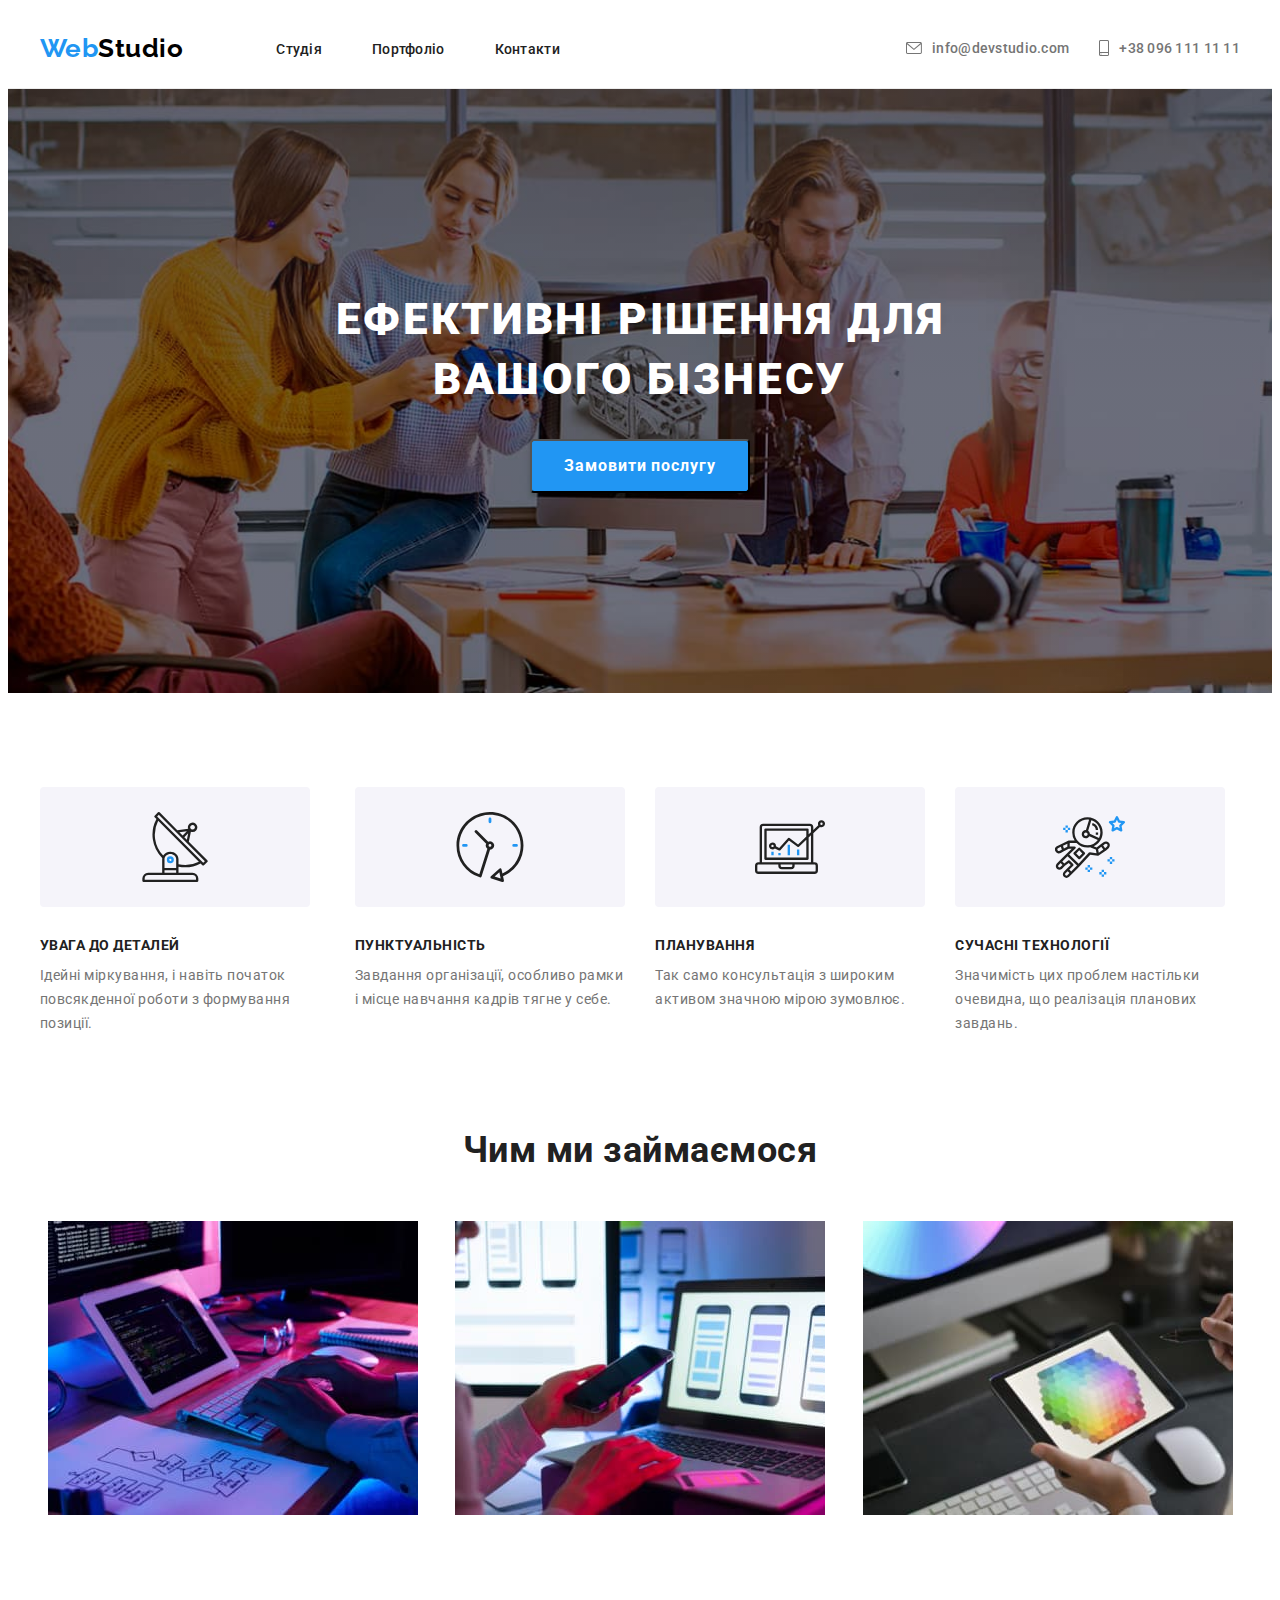
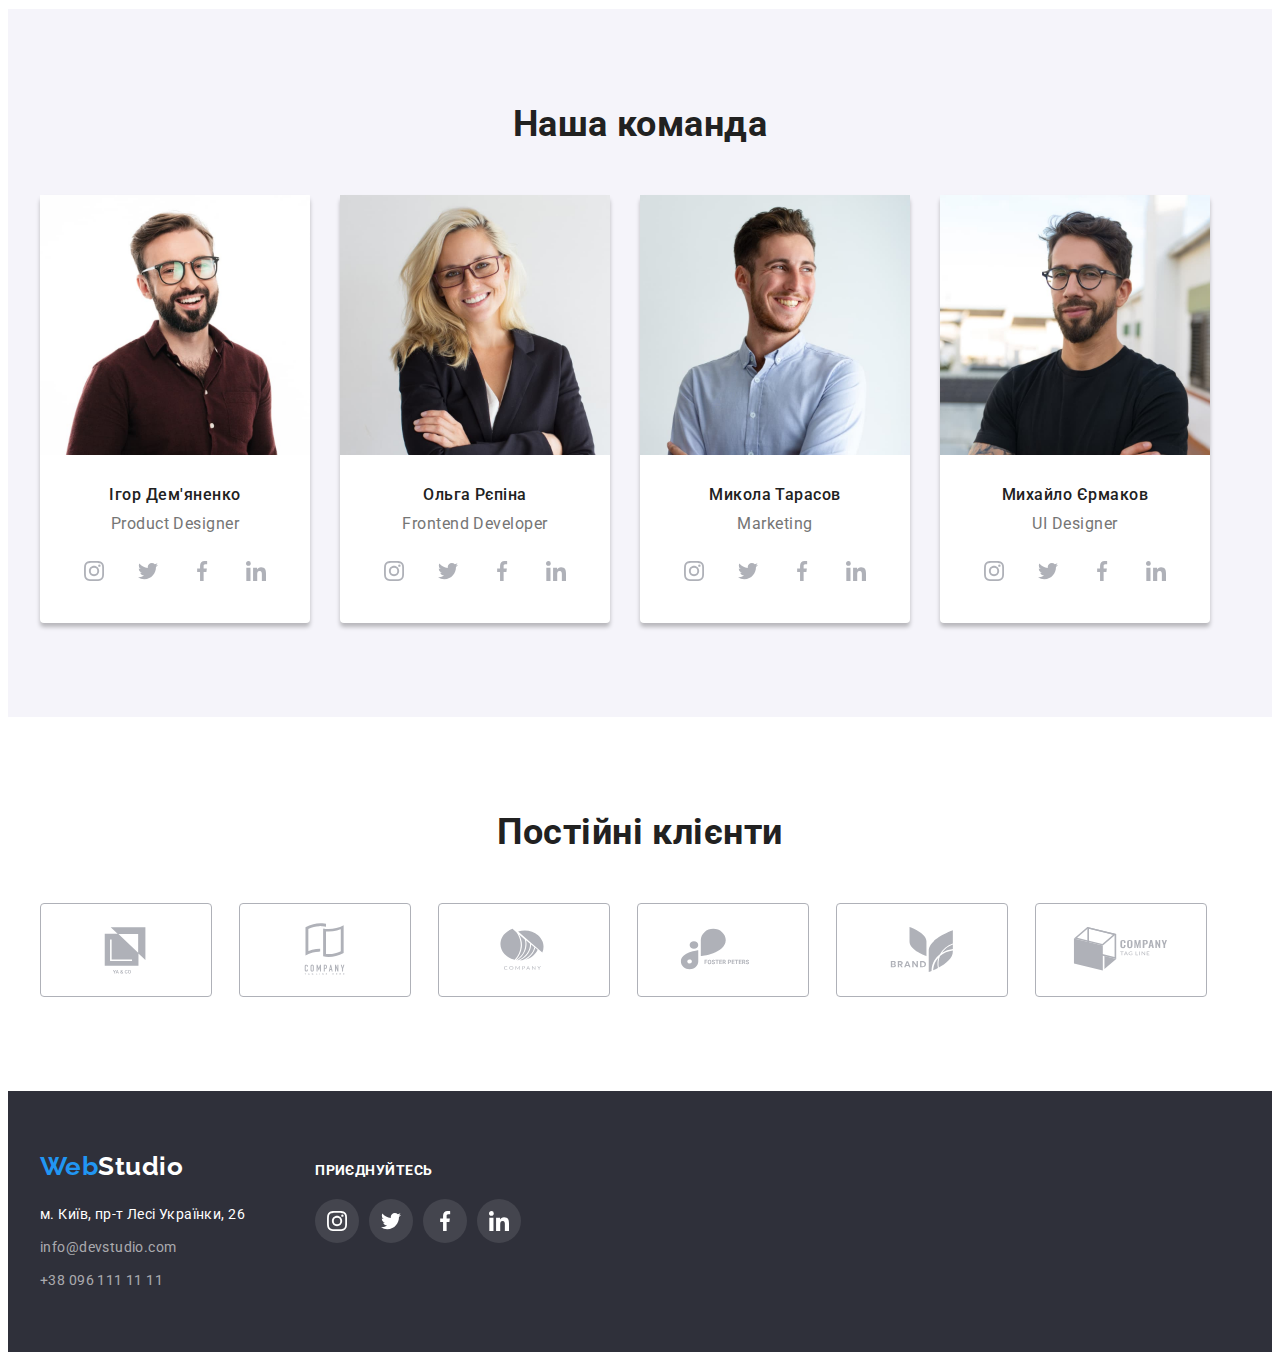
<file: index.html>
<!DOCTYPE html>
<html lang="en">
<head>
    <meta charset="UTF-8">
    <meta http-equiv="X-UA-Compatible" content="IE=edge">
    <meta name="viewport" content="width=device-width, initial-scale=1.0">
    <title>Document</title>
    <link rel="preconnect" href="https://fonts.googleapis.com">
    <link rel="preconnect" href="https://fonts.gstatic.com" crossorigin>
    <link href="https://fonts.googleapis.com/css2?family=Raleway:wght@700&family=Roboto:wght@400;500;700;900&display=swap" rel="stylesheet">
    <link rel="stylesheet" href="https://cdnjs.cloudflare.com/ajax/libs/modern-normalize/1.1.0/modern-normalize.min.css" integrity="sha512-wpPYUAdjBVSE4KJnH1VR1HeZfpl1ub8YT/NKx4PuQ5NmX2tKuGu6U/JRp5y+Y8XG2tV+wKQpNHVUX03MfMFn9Q==" crossorigin="anonymous" referrerpolicy="no-referrer" />
    <link rel="stylesheet" href="./css/styles.css"/>
</head>
<body class="main-page">
  <!--Navigation menu-->
  <header class="page-header">
    <div class="container main-nav">
      <nav class="site-nav">
        <a class="logo" href="./index.html" lang="en" ><span style="color:#2196F3;">Web</span>Studio</a>
          <ul class="site-nav-list">
              <li class="item"><a href="./index.html" class="link">Студія</a></li>
              <li class="item"><a href="./portfolio.html" class="link">Портфоліо</a></li>
              <li class="item"><a href="" class="link">Контакти</a></li>
          </ul>
      </nav>
      <ul class="contacts-list">
      <li class="item"><a href="mailto:info@devstudio.com" class="link">
        <svg class="contacts-icon" width="16"
        height="12">
        <use href="./images/icons.svg#icon-envelope"></use>
        </svg>
        info@devstudio.com</a></li>
      <li class="item">
          <a href="tel:+380961111111" class="link">
            <svg class="contacts-icon" width="10"
              height="16">
              <use href="./images/icons.svg#icon-smartphone"></use>
              </svg>
            +38 096 111 11 11</a>
      </li>
      </ul>
    </div>
   
  </header>
  <!--Hero-->
  <main>
    <section class="section hero">
      <h1 class="hero-title">Ефективні рішення для <br> вашого бізнесу</h1>  
      <button type="button" class="order-button">Замовити послугу</button>
    </section>
    <!--Company Credo Section-->
    <section class="section-credo">
      <div class="container ">
        <ul class="features-list">
          <li  class="features-card">
           <div class="icon-card">
            <svg class="features-icon" width="70"
            height="70">
            <use href="./images/icons.svg#icon-antenna"></use>
            </svg>
           </div>
           <h3 class="features-title">УВАГА ДО ДЕТАЛЕЙ</h3>
           <p class="features-description"> Ідейні міркування, і навіть початок повсякденної роботи з формування позиції.</p>
         </li> 
           
          <li class="features-card">
           <div class="icon-card">
            <svg class="features-icon" width="70"
            height="70">
            <use href="./images/icons.svg#icon-clock"></use>
            </svg>
           </div>
           <h3 class="features-title">ПУНКТУАЛЬНІСТЬ</h3>
           <P class="features-description">Завдання організації, особливо рамки і місце навчання кадрів тягне у себе.</P>
         </li>  
 
          <li class="features-card">
           <div class="icon-card">
            <svg class="features-icon" width="70"
            height="70">
            <use href="./images/icons.svg#icon-diagram"></use>
            </svg>
           </div>
           <h3 class="features-title">ПЛАНУВАННЯ</h3>
           <p class="features-description">Так само консультація з широким активом значною мірою зумовлює.</p>  
          </li>
          <li class="features-card">
            <div class="icon-card">
              <svg class="features-icon" width="70"
              height="70">
              <use href="./images/icons.svg#icon-astronaut"></use>
              </svg>
            </div>
           <h3 class="features-title">СУЧАСНІ ТЕХНОЛОГІЇ</h3>
           <p class="features-description">Значимість цих проблем настільки очевидна, що реалізація планових завдань.</p>
         </li>
         </ul>
      </div>

    </section>
    <!--Work Descriptiion Section-->
    <section class="section work">
    <div class="container">
      <h2 class="section-work">Чим ми займаємося</h2>
      <ul class="work-list">
          <li class="img-list">
              <img src="./images/image1.jpg"
              alt="комп’ютер"
              width="370"
              height="294"
              />
          </li>
          <li class="img-list">
            <img src="./images/image2.jpg"
              alt="мобільний"
              width="370"
              height="294"
              />
          </li>
          <li class="img-list">
            <img src="./images/image3.jpg"
              alt="планшет"
              width="370"
              height="294"
              />
          </li>
      </ul>
    </div>
    </section>
    <!--Our Team Section-->
    <section class="section team">
      <div class="container gallery">
        <h2 class="section-galery">Наша команда</h2>
       <ul class="team-list">
          <li class="team-card"> 
            <img src="./images/productdesigner1.jpg"
            alt="productdes"
            width="270"
            height="260"
            />
          <div class="team-box">
            <h3 class="team-subtitle">Ігор Дем'яненко</h3>
            <p class="position">Product Designer</p>           
          
          <ul class="socials-list">
            <li class="socials-items">
              <a class="socials-link link" href="https://instagram.com"
              target="_blank"
              rel="noopener norefferrer"
              aria-label="Instagram icon">
              <svg class="socials-icon" width="20"
              height="20">
              <use href="./images/icons.svg#icon-instagram"></use>
              </svg>
            </a>
            </li>
            <li class="socials-items">
              <a class="socials-link link" href="https://twitter.com"
              target="_blank"
              rel="noopener norefferrer"
              aria-label="Twitter icon">
              <svg class="socials-icon" width="20"
              height="20">
              <use href="./images/icons.svg#icon-twitter"></use>
              </svg>
            </a>
            </li>
            <li class="socials-items">
              <a class="socials-link link" href="https://facebook.com"
              target="_blank"
              rel="noopener norefferrer"
              aria-label="Facebook icon">
              <svg class="socials-icon" width="20"
              height="20">
              <use href="./images/icons.svg#icon-facebook"></use>
              </svg>
            </a>
            </li>
            <li class="socials-items">
              <a class="socials-link link" href="https://linkedin.com"
              target="_blank"
              rel="noopener norefferrer"
              aria-label="Linkedin icon">
              <svg class="socials-icon" width="20"
              height="20">
              <use href="./images/icons.svg#icon-linkedin"></use>
              </svg>
            </a>
            </li>
          </ul>
        </div>
           </li>
        <li class="team-card">
          <img src="./images/frontenddev2.jpg"
          alt="frontenddev"
          width="270"
          height="260"
          />
           <div class="team-box">
            <h3 class="team-subtitle">Ольга Рєпіна</h3>
            <p class="position">Frontend Developer</p>
           
           <ul class="socials-list">
            <li class="socials-items">
              <a class="socials-link link" href="https://instagram.com"
              target="_blank"
              rel="noopener norefferrer"
              aria-label="Instagram icon">
              <svg class="socials-icon" width="20"
              height="20">
              <use href="./images/icons.svg#icon-instagram"></use>
              </svg>
            </a>
            </li>
            <li class="socials-items">
              <a class="socials-link link" href="https://twitter.com"
              target="_blank"
              rel="noopener norefferrer"
              aria-label="Twitter icon">
              <svg class="socials-icon" width="20"
              height="20">
              <use href="./images/icons.svg#icon-twitter"></use>
              </svg>
            </a>
            </li>
            <li class="socials-items">
              <a class="socials-link link" href="https://facebook.com"
              target="_blank"
              rel="noopener norefferrer"
              aria-label="Facebook icon">
              <svg class="socials-icon" width="20"
              height="20">
              <use href="./images/icons.svg#icon-facebook"></use>
              </svg>
            </a>
            </li>
            <li class="socials-items">
              <a class="socials-link link" href="https://linkedin.com"
              target="_blank"
              rel="noopener norefferrer"
              aria-label="Linkedin icon">
              <svg class="socials-icon" width="20"
              height="20">
              <use href="./images/icons.svg#icon-linkedin"></use>
              </svg>
            </a>
            </li>
          </ul>
        </div>
         </li>
        <li class="team-card">
          <img src="./images/marketing3.jpg"
          alt="marketing"
          width="270"
          height="260"
          />
          <div class="team-box">
            <h3 class="team-subtitle">Микола Тарасов</h3>
            <p class="position">Marketing</p>
          
          <ul class="socials-list">
            <li class="socials-items">
              <a class="socials-link link" href="https://instagram.com"
              target="_blank"
              rel="noopener norefferrer"
              aria-label="Instagram icon">
              <svg class="socials-icon" width="20"
              height="20">
              <use href="./images/icons.svg#icon-instagram"></use>
              </svg>
            </a>
            </li>
            <li class="socials-items">
              <a class="socials-link link" href="https://twitter.com"
              target="_blank"
              rel="noopener norefferrer"
              aria-label="Twitter icon">
              <svg class="socials-icon" width="20"
              height="20">
              <use href="./images/icons.svg#icon-twitter"></use>
              </svg>
            </a>
            </li>
            <li class="socials-items">
              <a class="socials-link link" href="https://facebook.com"
              target="_blank"
              rel="noopener norefferrer"
              aria-label="Facebook icon">
              <svg class="socials-icon" width="20"
              height="20">
              <use href="./images/icons.svg#icon-facebook"></use>
              </svg>
            </a>
            </li>
            <li class="socials-items">
              <a class="socials-link link" href="https://linkedin.com"
              target="_blank"
              rel="noopener norefferrer"
              aria-label="Linkedin icon">
              <svg class="socials-icon" width="20"
              height="20">
              <use href="./images/icons.svg#icon-linkedin"></use>
              </svg>
            </a>
            </li>
          </ul>
        </div>
          </li>
          <li class="team-card">
            <img src="./images/uidesigner4.jpg"
            alt="uidesigner"
            width="270"
            height="260"
            />
          
             <div class="team-box">
             <h3 class="team-subtitle">Михайло Єрмаков</h3>
             <p class="position">UI Designer</p>
             
             <ul class="socials-list">
              <li class="socials-items">
                <a class="socials-link link" href="https://instagram.com"
                target="_blank"
                rel="noopener norefferrer"
                aria-label="Instagram icon">
                <svg class="socials-icon" width="20"
                height="20">
                <use href="./images/icons.svg#icon-instagram"></use>
                </svg>
              </a>
              </li>
              <li class="socials-items">
                <a class="socials-link link" href="https://twitter.com"
                target="_blank"
                rel="noopener norefferrer"
                aria-label="Twitter icon">
                <svg class="socials-icon" width="20"
                height="20">
                <use href="./images/icons.svg#icon-twitter"></use>
                </svg>
              </a>
              </li>
              <li class="socials-items">
                <a class="socials-link link" href="https://facebook.com"
                target="_blank"
                rel="noopener norefferrer"
                aria-label="Facebook icon">
                <svg class="socials-icon" width="20"
                height="20">
                <use href="./images/icons.svg#icon-facebook"></use>
                </svg>
              </a>
              </li>
              <li class="socials-items">
                <a class="socials-link link" href="https://linkedin.com"
                target="_blank"
                rel="noopener norefferrer"
                aria-label="Linkedin icon">
                <svg class="socials-icon" width="20"
                height="20">
                <use href="./images/icons.svg#icon-linkedin"></use>
                </svg>
              </a>
              </li>
            </ul>
          </div>
           </li>
        
        </ul>
      </div>
    </section>
    <!--Section Clients-->
    <section class="section clients">
      <div class="container">
        <h2 class="title-clients">Постійні клієнти</h2>
        <ul class="clients-list">
         <li class="clients-item">
          <a href="" class="clients-card">
            <svg class="icon-client" width="106"
            height="60">
            <use href="./images/icons.svg#icon-Client1"></use>
            </svg> 
          </a>
         </li>
         <li class="clients-item">
          <a href="" class="clients-card">
            <svg class="icon-client" width="106"
            height="60">
            <use href="./images/icons.svg#icon-Client2"></use>
            </svg>
          </a>
        </li>
        <li class="clients-item">
          <a href="" class="clients-card">
            <svg class="icon-client" width="106"
            height="60">
            <use href="./images/icons.svg#icon-Client3"></use>
            </svg>
          </a>
        </li>
        <li class="clients-item">
          <a href="" class="clients-card">
            <svg class="icon-client" width="106"
            height="60">
            <use href="./images/icons.svg#icon-Client4"></use>
            </svg>
          </a>
        </li>
        <li class="clients-item">
          <a href="" class="clients-card">
            <svg class="icon-client" width="106"
            height="60">
            <use href="./images/icons.svg#icon-Client5"></use>
            </svg>
          </a>
        </li>
        <li class="clients-item">
          <a href="" class="clients-card">
            <svg class="icon-client" width="106"
            height="60">
            <use href="./images/icons.svg#icon-Client6"></use>
            </svg>
          </a>
        </li>
        </ul>
      </div>
    </section>
  </main> 
  <!--Contact Us--> 
  <footer class="footer">
    <div class="container footer">
      <div class="footer-flex">
        <div class="">
           <a class="logo-footer" href="./index.html" lang="en" ><span style="color:#2196F3">Web</span>Studio</a>
           <address>
              <ul class="footer-list">
               <li class="google-link"><a href="https://goo.gl/maps/GgH7UaPr1gtR8xod6"
              target="_blank"
              rel="noopener noreferrer nofollow" class="link"
              >м. Київ, пр-т Лесі Українки, 26</a>
               </li>
  
                 <li class="footer-contact"><a href="mailto:info@devstudio.com" class="link">info@devstudio.com</a>
                 </li>
                   <li class="footer-contact"><a href="tel:+380961111111" class="link">+38 096 111 11 11</a>
                   </li>
             </ul>        
           </address>
        </div>
        <div class="offer">
          <h4 class="footer-offer">приєднуйтесь</h4>
          <ul class=" footer-soclink list">
            <li class="footer-items">
              <a class="footer-link link" href="https://instagram.com"
              target="_blank"
              rel="noopener norefferrer"
              aria-label="Instagram icon">
              <svg class="footer-icon" width="20"
              height="20">
              <use href="./images/icons.svg#icon-instagram"></use>
              </svg>
            </a>
            </li>
            <li class="footer-items">
              <a class="footer-link link" href="https://twitter.com"
              target="_blank"
              rel="noopener norefferrer"
              aria-label="Twitter icon">
              <svg class="footer-icon" width="20"
              height="20">
              <use href="./images/icons.svg#icon-twitter"></use>
              </svg>
            </a>
            </li>
            <li class="footer-items">
              <a class="footer-link link" href="https://facebook.com"
              target="_blank"
              rel="noopener norefferrer"
              aria-label="Facebook icon">
              <svg class="footer-icon" width="20"
              height="20">
              <use href="./images/icons.svg#icon-facebook"></use>
              </svg>
            </a>
            </li>
            <li class="footer-items">
              <a class="footer-link link" href="https://linkedin.com"
              target="_blank"
              rel="noopener norefferrer"
              aria-label="Linkedin icon">
              <svg class="footer-icon" width="20"
              height="20">
              <use href="./images/icons.svg#icon-linkedin"></use>
              </svg>
            </a>
            </li> 

          </ul>

        </div>
      </div>
    </div> 
  </footer>
</body>
</html>
</file>
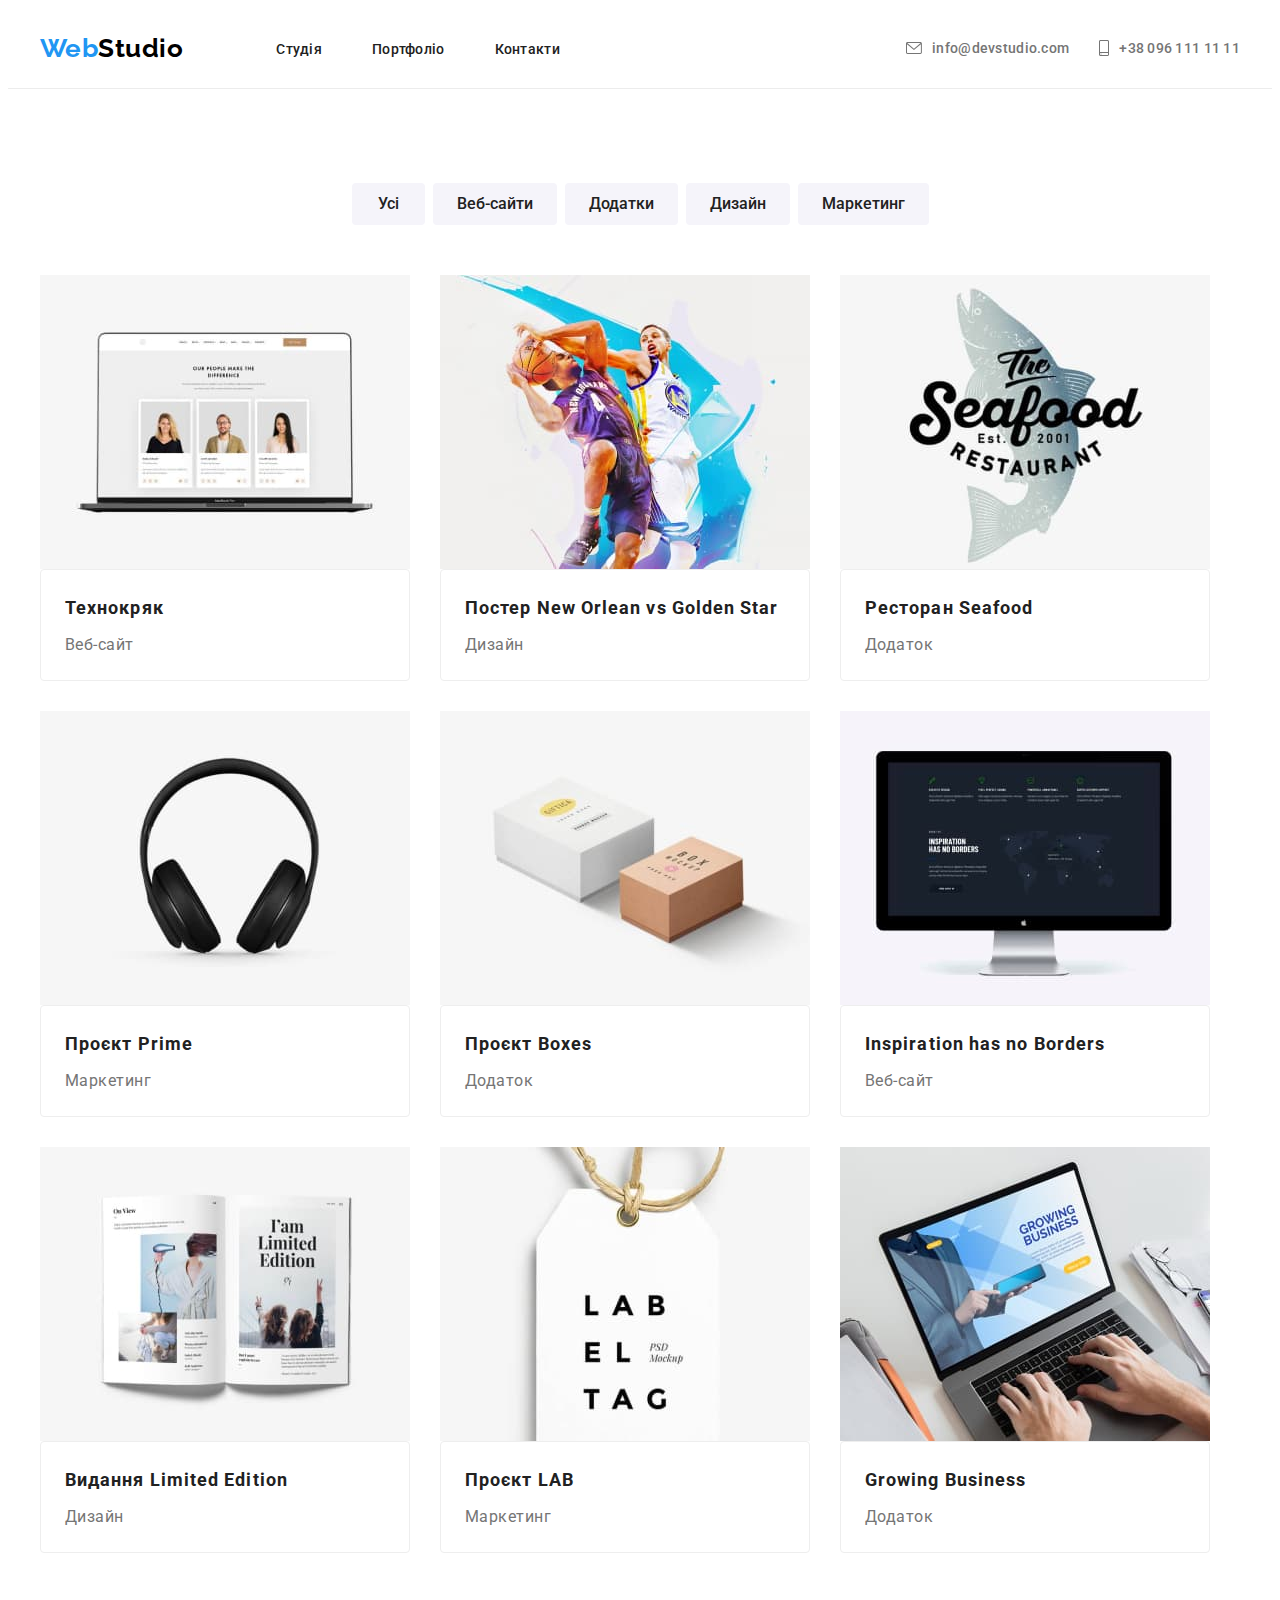
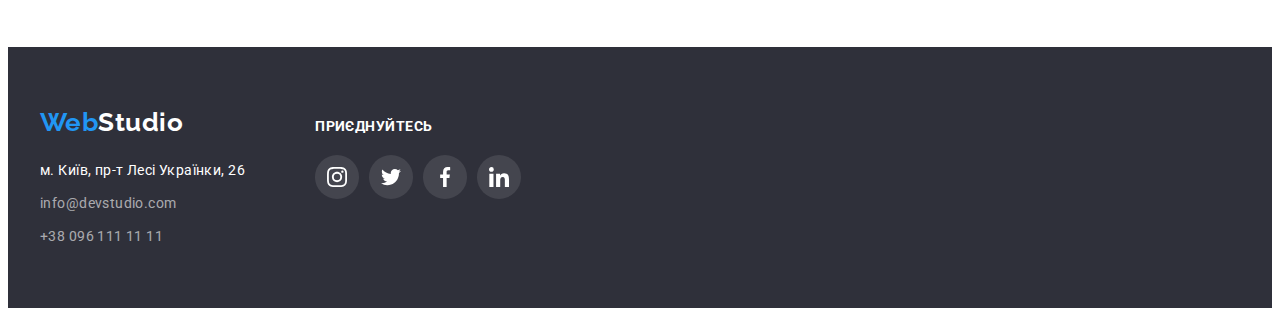
<file: portfolio.html>
<!DOCTYPE html>
<html lang="en">
<head>
    <meta charset="UTF-8">
    <meta http-equiv="X-UA-Compatible" content="IE=edge">
    <meta name="viewport" content="width=device-width, initial-scale=1.0">
    <title>Document</title>
    <link rel="preconnect" href="https://fonts.googleapis.com">
<link rel="preconnect" href="https://fonts.gstatic.com" crossorigin>
<link href="https://fonts.googleapis.com/css2?family=Raleway:wght@700&family=Roboto:wght@400;500;700;900&display=swap" rel="stylesheet">
<link rel="stylesheet" href="https://cdnjs.cloudflare.com/ajax/libs/modern-normalize/1.1.0/modern-normalize.min.css" integrity="sha512-wpPYUAdjBVSE4KJnH1VR1HeZfpl1ub8YT/NKx4PuQ5NmX2tKuGu6U/JRp5y+Y8XG2tV+wKQpNHVUX03MfMFn9Q==" crossorigin="anonymous" referrerpolicy="no-referrer" />
    <link rel="stylesheet" href="./css/styles.css"/>
</head>
<body>
  <!--Navigation menu-->
  <header class="page-header">
    <div class="container main-nav">
      <nav class="site-nav">
        <a class="logo" href="./index.html" lang="en" ><span style="color:#2196F3;">Web</span>Studio</a>
          <ul class="site-nav-list">
              <li class="item"><a href="./index.html" class="link">Студія</a></li>
              <li class="item"><a href="./portfolio.html" class="link">Портфоліо</a></li>
              <li class="item"><a href="" class="link">Контакти</a></li>
          </ul>
      </nav>
      <ul class="contacts-list">
      <li class="item"><a href="mailto:info@devstudio.com" class="link">
        <svg class="contacts-icon" width="16"
        height="12">
        <use href="./images/icons.svg#icon-envelope"></use>
        </svg>
        info@devstudio.com</a></li>
      <li class="item">
          <a href="tel:+380961111111" class="link">
            <svg class="contacts-icon" width="10"
              height="16">
              <use href="./images/icons.svg#icon-smartphone"></use>
              </svg>
            +38 096 111 11 11</a>
      </li>
      </ul>
    </div>
   
  </header>
        <!--Filters--> 
        <main>
         <section class=" section portfolio">
         <div class="container portfolio">
            <ul class="filter-list">
             <li><button type="button" class="button">Усі</button></li>
             <li><button type="button" class="button">Веб-сайти</button></li>
             <li><button type="button" class="button">Додатки</button></li>
             <li><button type="button" class="button">Дизайн</button></li>
             <li><button type="button" class="button">Маркетинг</button></li>
            </ul> 
          <!--Portfolio gallery-->
           <h1 class="visually-hidden">Навігація</h1>
             <ul class="portfolio-list">
                 <li class="project">
                  <a href="" class="list-project-link">
                  <img src="./images/img1.jpg"
                 alt="технокряк"
                 width="370"
                 height="294"
                 />
                  <div class="project-title">
                   <h2 class="portfolio-gallery">Технокряк</h2>
                   <p class="gallery-description">Веб-сайт</p>
                  </div>
                </a>
                 </li>
                  <li class="project">
                    <a href="" class="list-project-link">
                    <img src="./images/img2.jpg"
                  alt="постер"
                  width="370"
                  height="294"
                  />
                    <div class="project-title">
                     <h2 class="portfolio-gallery">Постер <span lang="en">New Orlean vs Golden Star</span></h2>
                     <p class="gallery-description">Дизайн</p>
                    
                    </div>
                  </a>
                    </li>                
                  <li class="project">
                    <a href="" class="list-project-link">
                    <img src="./images/img3.jpg"
                  alt="ресторан"
                  width="370"
                  height="294"
                  />
                    <div class="project-title">
                     <h2 class="portfolio-gallery">Ресторан <span lang="en">Seafood</span></h2>
                     <p class="gallery-description">Додаток</p>
                    </div>
                  </a>
                    </li> 
                  <li class="project">
                    <a href="" class="list-project-link">
                    <img src="./images/img4.jpg"
                  alt="навушники"
                  width="370"
                  height="294"
                  />
                    <div class="project-title">
                     <h2 class="portfolio-gallery">Проєкт <span lang="en">Prime</span></h2>
                     <p class="gallery-description">Маркетинг</p>
                    </div>
                  </a>
                    </li>
                    <li class="project">
                      <a href="" class="list-project-link">
                      <img src="./images/img5.jpg"
                    alt="коробки"
                    width="370"
                    height="294"
                    />
                      <div class="project-title">
                       <h2 class="portfolio-gallery">Проєкт <span lang="en">Boxes</span></h2>
                       <p class="gallery-description">Додаток</p>
                      </div>
                    </a>
                     </li>
                  
                  <li class="project">
                    <a href="" class="list-project-link">
                    <img src="./images/img6.jpg"
                  alt="монітор"
                  width="370"
                  height="294"
                  />
                   <div class="project-title">
                    <h2 class="portfolio-gallery">Inspiration has no Borders</h2>
                    <p class="gallery-description">Веб-сайт</p>
                    
                   </div>
                  </a>
                    </li>
                 
                    <li class="project">
                      <a href="" class="list-project-link">
                      <img src="./images/img7.jpg"
                    alt="книга"
                    width="370"
                    height="294"
                    /> 
                      <div class="project-title">
                        <h2 class="portfolio-gallery">Видання <span lang="en">Limited Edition</span></h2>
                       <p class="gallery-description">Дизайн</p>
                      </div>
                    </a>
                      </li>
                  
                
                  <li class="project">
                    <a href="" class="list-project-link">
                    <img src="./images/img8.jpg"
                  alt="лейба"
                  width="370"
                  height="294"
                  />
                    <div class="project-title">
                      <h2 class="portfolio-gallery">Проєкт <span lang="en">LAB</span></h2>
                     <p class="gallery-description">Маркетинг</p>
                    
                    </div>
                  </a>
                    </li>
                 
                    <li class="project">
                      <a href="" class="list-project-link">
                      <img src="./images/img9.jpg"
                    alt="ноутбук"
                    width="370"
                    height="294"
                    />
                    <div class="project-title">
                      <h2 class="portfolio-gallery">Growing Business</h2>
                     <p class="gallery-description">Додаток</p>
                    
                    </div>
                  </a>
                      </li>
                  
 
             </ul>
         </div>
         </section>  
        </main>
    <!--Contact Us--> 
  <footer class="footer">
    <div class="container footer">
      <div class="footer-flex">
        <div>
           <a class="logo-footer" href="./index.html" lang="en" ><span style="color:#2196F3">Web</span>Studio</a>
           <address>
              <ul class="footer-list">
               <li class="google-link"><a href="https://goo.gl/maps/GgH7UaPr1gtR8xod6"
              target="_blank"
              rel="noopener noreferrer nofollow" class="link"
              >м. Київ, пр-т Лесі Українки, 26</a>
               </li>
  
                 <li class="footer-contact"><a href="mailto:info@devstudio.com" class="link">info@devstudio.com</a>
                 </li>
                   <li class="footer-contact"><a href="tel:+380961111111" class="link">+38 096 111 11 11</a>
                   </li>
             </ul>        
           </address>
        </div>
        <div class="offer">
          <h4 class="footer-offer">приєднуйтесь</h4>
          <ul class=" footer-soclink list">
            <li class="footer-items">
              <a class="footer-link link" href="https://instagram.com"
              target="_blank"
              rel="noopener norefferrer"
              aria-label="Instagram icon">
              <svg class="footer-icon" width="20"
              height="20">
              <use href="./images/icons.svg#icon-instagram"></use>
              </svg>
            </a>
            </li>
            <li class="footer-items">
              <a class="footer-link link" href="https://twitter.com"
              target="_blank"
              rel="noopener norefferrer"
              aria-label="Twitter icon">
              <svg class="footer-icon" width="20"
              height="20">
              <use href="./images/icons.svg#icon-twitter"></use>
              </svg>
            </a>
            </li>
            <li class="footer-items">
              <a class="footer-link link" href="https://facebook.com"
              target="_blank"
              rel="noopener norefferrer"
              aria-label="Facebook icon">
              <svg class="footer-icon" width="20"
              height="20">
              <use href="./images/icons.svg#icon-facebook"></use>
              </svg>
            </a>
            </li>
            <li class="footer-items">
              <a class="footer-link link" href="https://linkedin.com"
              target="_blank"
              rel="noopener norefferrer"
              aria-label="Linkedin icon">
              <svg class="footer-icon" width="20"
              height="20">
              <use href="./images/icons.svg#icon-linkedin"></use>
              </svg>
            </a>
            </li> 

          </ul>

        </div>
      </div>
    </div> 
  </footer>
</body>
</html>
</file>
<file: css/styles.css>
/*background #F5F5F5*/
/*main color #212121*/
/*text color #757575*/
/*accent color #2196F3*/
/*hero background color #2F303A;*/
:root {
  --primary-text-color: #212121;
  --secondary-text-color:#757575;
  --contacts-text-color: #FFFFFF;
  --secondary-contacts-color: rgba(255, 255, 255, 0.6);
  --primary-background-color : #F5F5F5;
  --accent-color: #2196F3;
  --secondary-background-color:#2F303A;
  --secondary-accent-color: #000000;
}
/*Reset Start*/
h1,h2, h3, h4, h5, h6, p{
  margin: 0;
}
.link a {
  text-decoration: none;
  color: currentColor;
}
.list, ul{
  margin: 0;
  padding: 0;
  list-style: none;

}
img{
  display: block;
}
.button{
  display: inline-block;
}
.section.work , .section-credo, .section.portfolio, section.team,.section.clients {
  padding-bottom: 94px;
  
}
.section.portfolio, .section-credo, .section.team,.section.clients {
padding-top: 94px;
}

/*reset end*/

/*container*/
.container {
  margin-left: auto;
  margin-right: auto;
  max-width: 1200px;
  padding-left: 15px;
  padding-right: 15px;
 
  
}
.page-header {
  border-bottom: 1px solid #ECECEC;
}
body{
 
  color: var(--secondary-text-color);
  font-family: 'Roboto', sans-serif ;
  letter-spacing: 0.03em;
}
.container.main-nav,
.footer > .container {
padding-top: 0;
padding-bottom: 0;
}

/*logo*/
.logo{
  color: var(--secondary-accent-color);
  font-family: 'Raleway', sans-serif ;
  font-weight: 700;
  font-size: 26px;
  line-height: calc(31/26);
  text-decoration: none;
  border-radius: 4px;
  
}

/*site-nav*/
.site-nav-list{
  list-style: none;
}
.site-nav,
.contacts-list{
display: flex;
align-items: center;
list-style: none;
}

.contacts-list{
  margin-left: auto;
}
.site-nav-list .item:not(:last-child) {
  margin-right: 50px;
}
.contacts-list .item:not(:last-child) {
  margin-right: 30px;
}
.site-nav-list{
  display: flex;
  margin-left: 93px;
  padding-top: 30px;
  padding-bottom: 30px;

}
.site-nav.link{
   padding-top: 30px;
   padding-bottom: 30px;
 
}
.site-nav-list .link {
  color: var(--primary-text-color);
  font-weight: 500;
  font-size: 14px;
  line-height: calc(16/14);
  letter-spacing: 0.02em;
  text-decoration: none;
  
}
.site-nav-list .link:hover,
.site-nav-list .link:focus
{
  color: var(--accent-color);
 
}


/*contacts */
.contacts-list .link{
  color: var(--secondary-text-color);
  font-weight: 500;
  font-size: 14px;
  line-height: calc(16/14);
  letter-spacing: 0.02em;
  text-decoration: none;
  display: block;
  padding-top: 32px;
  padding-bottom: 32px;
  display: flex;
  align-items: center;
  gap:10px ;
}
.contacts-list{
  list-style: none;
  padding:0; 
 
}
.contacts-list .link:hover,
.contacts-list .link:focus 
{
  color: var(--accent-color) ;
  
}
.contacts-icon{
  fill: currentColor;
}

.main-nav {
  display: flex;
  justify-content: space-between;
  align-items: center;
}
/*hero*/

.hero{
  background-color: var(--secondary-background-color);
  text-align: center;
  padding-bottom: 200px;
  padding-top: 200px;
  max-width: 1600px;
  margin: 0 auto;
  background-image: linear-gradient(0deg, rgba(0, 0, 0, 0.2), rgba(0, 0, 0, 0.2), rgba(47, 48, 58, 0.4)),
  url(../images/header.img.jpg);
  background-repeat: no-repeat;
  background-position: center;
  background-size: cover;
   
 }


.hero-title {
  color: var(--contacts-text-color);
  font-weight: 900;
  font-size: 44px;
  line-height: calc(60/44);
  letter-spacing: 0.06em;
  text-transform: uppercase;
  margin-bottom: 30px; 

}
.order-button{
  background-color: var(--accent-color);
  color: var(--contacts-text-color);
  font-family: inherit;
  font-weight: 700;
  font-size: 16px;
  line-height: calc(30/16);
  cursor: pointer;
  letter-spacing: 0.06em;
  border-radius: 4px;
  padding: 10px 32px; 
  box-shadow: 0px 4px 4px rgba(0,0,0,0.15);

}
.order-button:hover, 
.order-button:focus {
  color:var(--contacts-text-color) ;
  background-color: #188CE8;
}
.order-button:active{
  color: #188CE8;
  
}

/*Company Credo Section*/
.features-list{
  list-style: none;
  display: flex;
  margin: 0;
  padding: 0;
}

.features-title{
  
color: var(--primary-text-color);
font-size: 14px;
line-height: calc(16/14);
margin-bottom: 10px;

}
.features-description{
  color: var(--secondary-text-color);
  font-size: 14px;
  line-height: calc(24/14);

}
.features-card:not(:last-child) {
  margin-right: 30px;
}
.icon-card{
    display: block;
    content: '';
    width: 270px;
    height: 120px;
    margin-bottom: 30px;
    background-size: contain;
    background-color: #F5F4FA;
    border-radius: 4px;
    display: flex;
    justify-content: center;
    align-items: center;
   
}



/*Work Section*/
.section-work{

padding-top: 0;
}
.work-list{
  list-style: none;
  display: flex;
  justify-content:space-evenly;
  padding:0;
  margin: 0;
  
}

.section-work{
  color: var(--primary-text-color); 
  font-size: 36px;
  line-height: calc(42/36);
  text-align: center;
  margin-bottom: 50px;
}
.img-list:not(:last-child) {
  margin-right: 30px;
}
.img-list{
  padding-bottom: 0;
}


/*Team Section*/

.section-galery{
  color: var(--primary-text-color);
  font-size: 36px;
  line-height: calc(42/36);
  text-align: center;
  margin-bottom: 50px;
  
}

.section.team{
  background-color: #F5F4FA;
 
}
.team-list{
  list-style: none;
  display: flex;
  text-align: center;
  padding-left: 0;
  margin: 0;
}
.team-card:not(:last-child) {

  margin-right: 30px;
}
.team-card{
  box-shadow: 0 4px 4px rgba(0, 0, 0, 0.25);
  border-radius: 4px;
  border: none;
  background-color: var(--contacts-text-color);
}
.team-subtitle{
  color: var(--primary-text-color);
  font-weight: 500;
  font-size: 16px;
  line-height: calc(19/16);
  margin-bottom: 10px;

}
.team-box{
padding-top: 30px;
padding-bottom: 30px;
}


.position{
  color: var(--secondary-text-color);
  font-size: 16px;
  line-height: calc(19/16);
  text-align: center;
  margin-top:10px ;
}
.img{
  padding-bottom: 30px;
}
.socials-list{
  display: flex;
  justify-content: center;
  align-items: center;
  gap:10px;
  margin-top: 16px;
  
}
.socials-link{
  display: flex;
  justify-content: center;
  align-items: center;
  width: 44px;
  height: 44px;
  border-radius: 50%;
  background-color: var(--contacts-text-color);
  color: #AFB1B8;
}

.socials-link:hover,
.socials-link:focus {
  background-color: var(--accent-color);
  color: var(--contacts-text-color) ;
}
.socials-icon{
  fill:currentColor;
}
/*.socials-link:hover .socials-icon,
.socials-link:focus .socials-icon
{
  fill: var(--accent-color);
}*/

/*Section Clients*/

.title-clients{
  color: var(--primary-text-color); 
  font-size: 36px;
  line-height: calc(42/36);
  text-align: center;
  margin-bottom: 50px;
}
.clients-list{
  list-style: none;
  display: flex;
  margin: 0;
  padding: 0;
}
.clients-item:not(:last-child) {
  margin-right: 27px;
}
.client-list .clients-item{
  width: calc((100% - 170px) / 6);
}
 .clients-item{
  border: solid 1px #AFB1B8 ;
  border-radius: 4px; 
}

 .clients-card:hover,
.clients-card:focus{
  border: 1px solid var(--accent-color);
  color: var(--accent-color);
}


.clients-card{
  display: block;
  content: '';
  width: 170px;
  height: 92px;
  background-size: contain;
  display: flex;
  justify-content: center;
  align-items: center;
  color:#AFB1B8 ;
}
.icon-client{
  fill: currentColor;
}

/*Footer Contacts*/

.footer-flex-element:not(:last-child) {
  margin-right: 94px;
}
.footer{

  background-color: var(--secondary-background-color);
  padding-top: 60px;
  padding-bottom: 60px;
 
}

.logo-footer{
  color: var(--contacts-text-color);
  font-family: 'Raleway', sans-serif ;
  font-weight: 700;
  font-size: 26px;
  line-height: calc(31/26);
  text-decoration: none;
  padding-bottom: 20px;
  display: block;
}
.google-link .link{
  color: var(--contacts-text-color);
  font-size: 14px;
  line-height: calc(24/14);
  text-decoration: none;
}
.footer-list {
list-style: none;
font-style: normal;
font-size: 14px;
line-height: calc(24/14);
letter-spacing: 0.03em;
padding-left: 0;
margin-bottom: 0;
}
.footer-contact .link{
  color: var(--secondary-contacts-color);
  text-decoration: none;
}
.footer-list :not(:last-child) {
  display: block;
  margin-top: 0;
  margin-bottom: 9px;
  
}
/*Footer Socials*/

.footer-flex {
  display: flex;
  align-items: baseline;
   
}
.footer-flex:not(:last-child) {
  margin-right: 94px;
}
.footer-offer {
 
  margin-bottom: 20px;
}
.offer{
  margin-left: 70px;
}
h4 {
  font-weight: 700;
  font-size: 14px;
  line-height: 1.14;
  text-transform: uppercase;
  color: var(--contacts-text-color);
}
.footer-soclink {
  display: flex;
}
.footer-soclink .footer-items:not(:last-child) {
  margin-right: 10px;
}

.footer-link{
  display: flex;
  justify-content: center;
  align-items: center;
  width: 44px;
  height: 44px;
  border-radius: 50%;
  background-color: rgba(255, 255, 255, 0.1);
  fill: var(--contacts-text-color);
}
.footer-link:hover,
.footer-link:focus{
 background-color: var(--accent-color);
}
/*Portfolio Section Filters*/

.filter-list{
  list-style: none; 
  display: flex;
  margin-bottom: 50px;
  margin-top: 0;
  padding-left: 0;
  justify-content: center;
  
}


.filter-list :not(:last-child) {
  margin-right: 8px;
}

.filter-list .button:hover,
.filter-list .button:focus{
  background-color: var(--accent-color);
  color: var(--contacts-text-color) ;
  box-shadow: 0px 3px 1px rgba(0, 0, 0, 0.1), 0px 1px 2px rgba(0, 0, 0, 0.08), 0px 2px 2px rgba(0, 0, 0, 0.12);
  border-radius: 4px;
}
.filter-list .button{
   font-family: inherit;
   font-weight: 500;
   font-size: 16px;
   line-height: calc(26/16);
   cursor: pointer;
   background-color: #F5F4FA;
   color: var(--primary-text-color);
   border-radius: 4px;
   border: 1px solid transparent;
   text-align: center;
   display: inline-block;
   min-width: 73px;
   padding: 7px 23px;
}

.visually-hidden {
  position: absolute;
   white-space: nowrap;
   width: 1px;
   height: 1px;
   overflow: hidden;
   border: 0;
   padding: 0;
   clip: rect(0 0 0 0);
   clip-path: inset(50%);
   margin: -1px;
 }
/*Portfolio Gallery*/


.portfolio-list{
  display: flex;
  flex-wrap: wrap;
  list-style: none;
  margin: 0;
  padding-left: 0;
  gap: 30px;

}
.list-project-link{
  text-decoration: none;
}
.project:hover,
.project:focus{
  box-shadow: 0px 4px 4px rgba(0,0,0,0.25);
}
.project .item:nth-last-child(-n + 3) {
  margin-bottom: 30px;
}
.project .item:nth-child(3n) {
  margin-right: 30px;

}

.gallery-description{
  color: var(--secondary-text-color);
  font-size: 16px;
  line-height: calc(30/16);
  letter-spacing: 0.03em;
  margin-top: 4px;
  
}

.portfolio-gallery{
  color: var(--primary-text-color);
  font-size: 18px;
  line-height: calc(36/18);
  letter-spacing: 0.06em;
 
}
.project-title {
  max-width: 370px;
  border-radius: 4px;
  border: 1px solid #EEEEEE;
  padding: 20px 24px;
 
}
.project{
  max-width: 370px;

}
</file>
